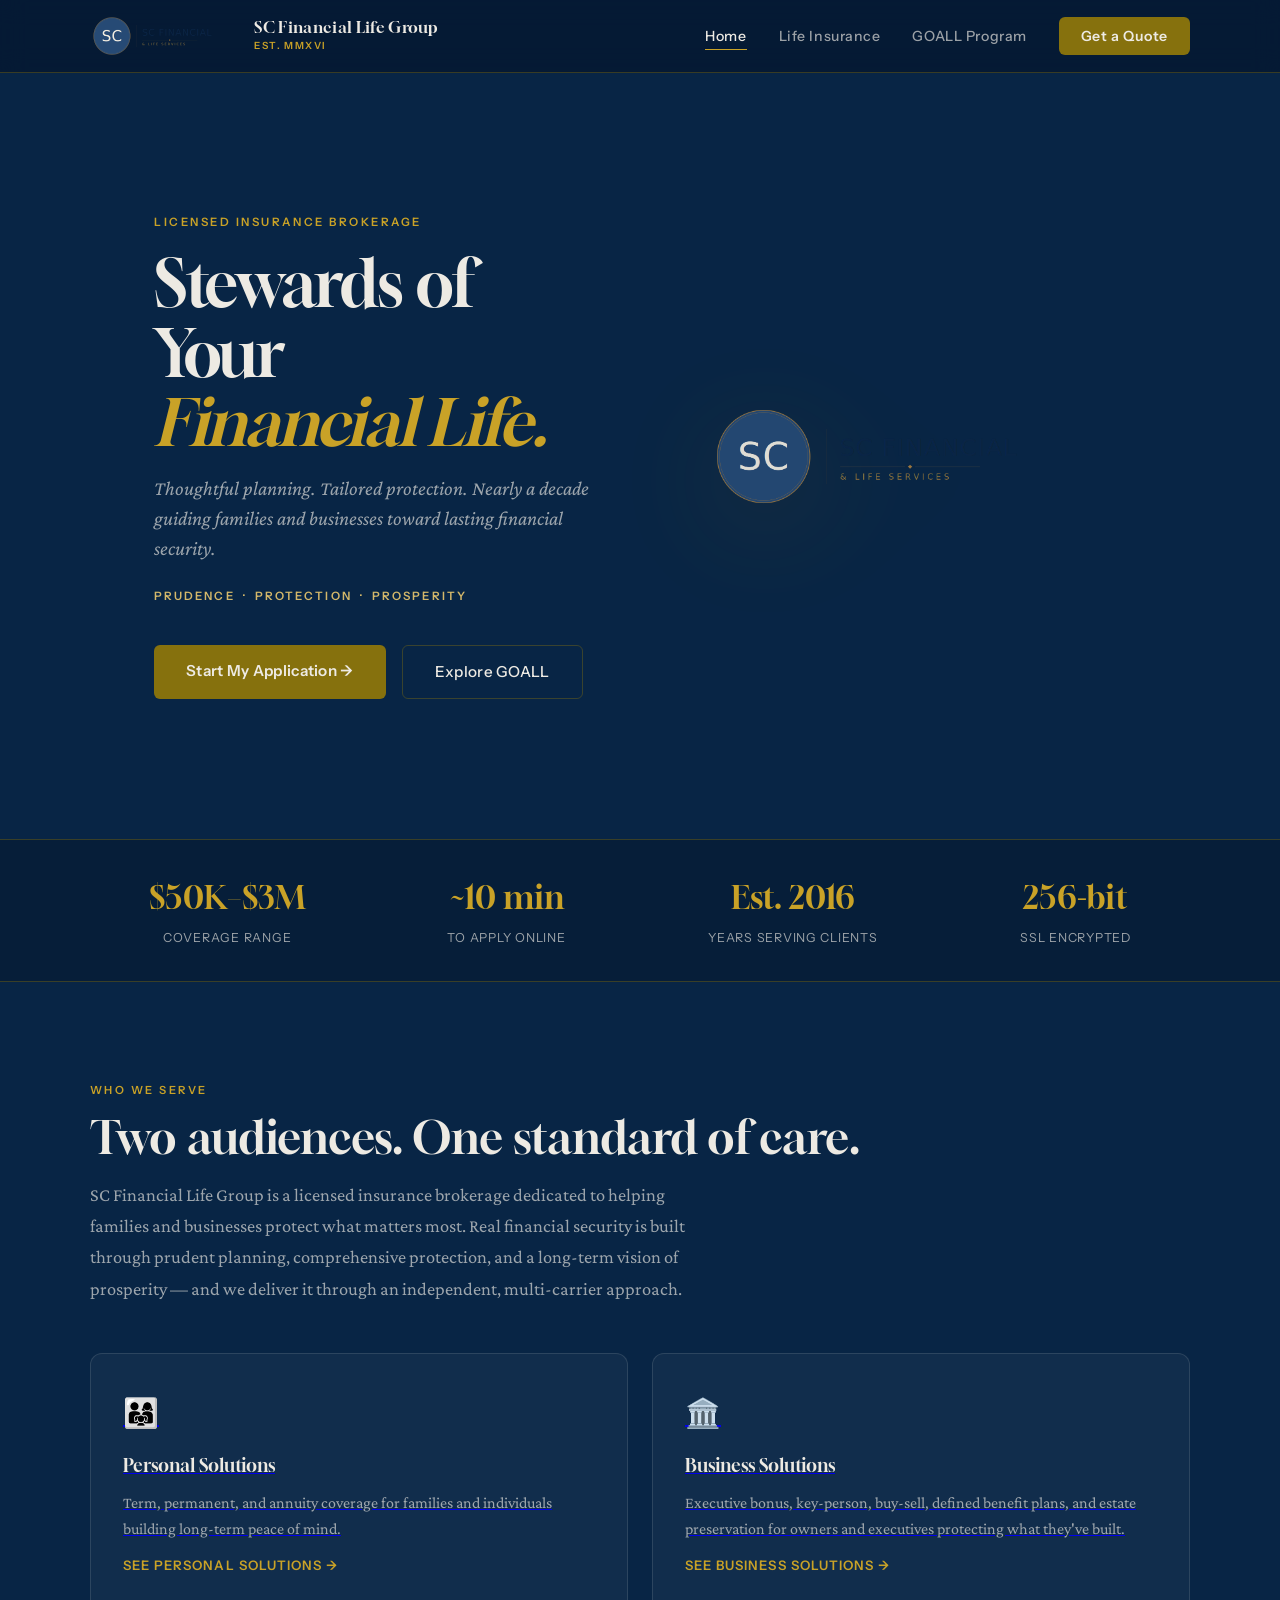
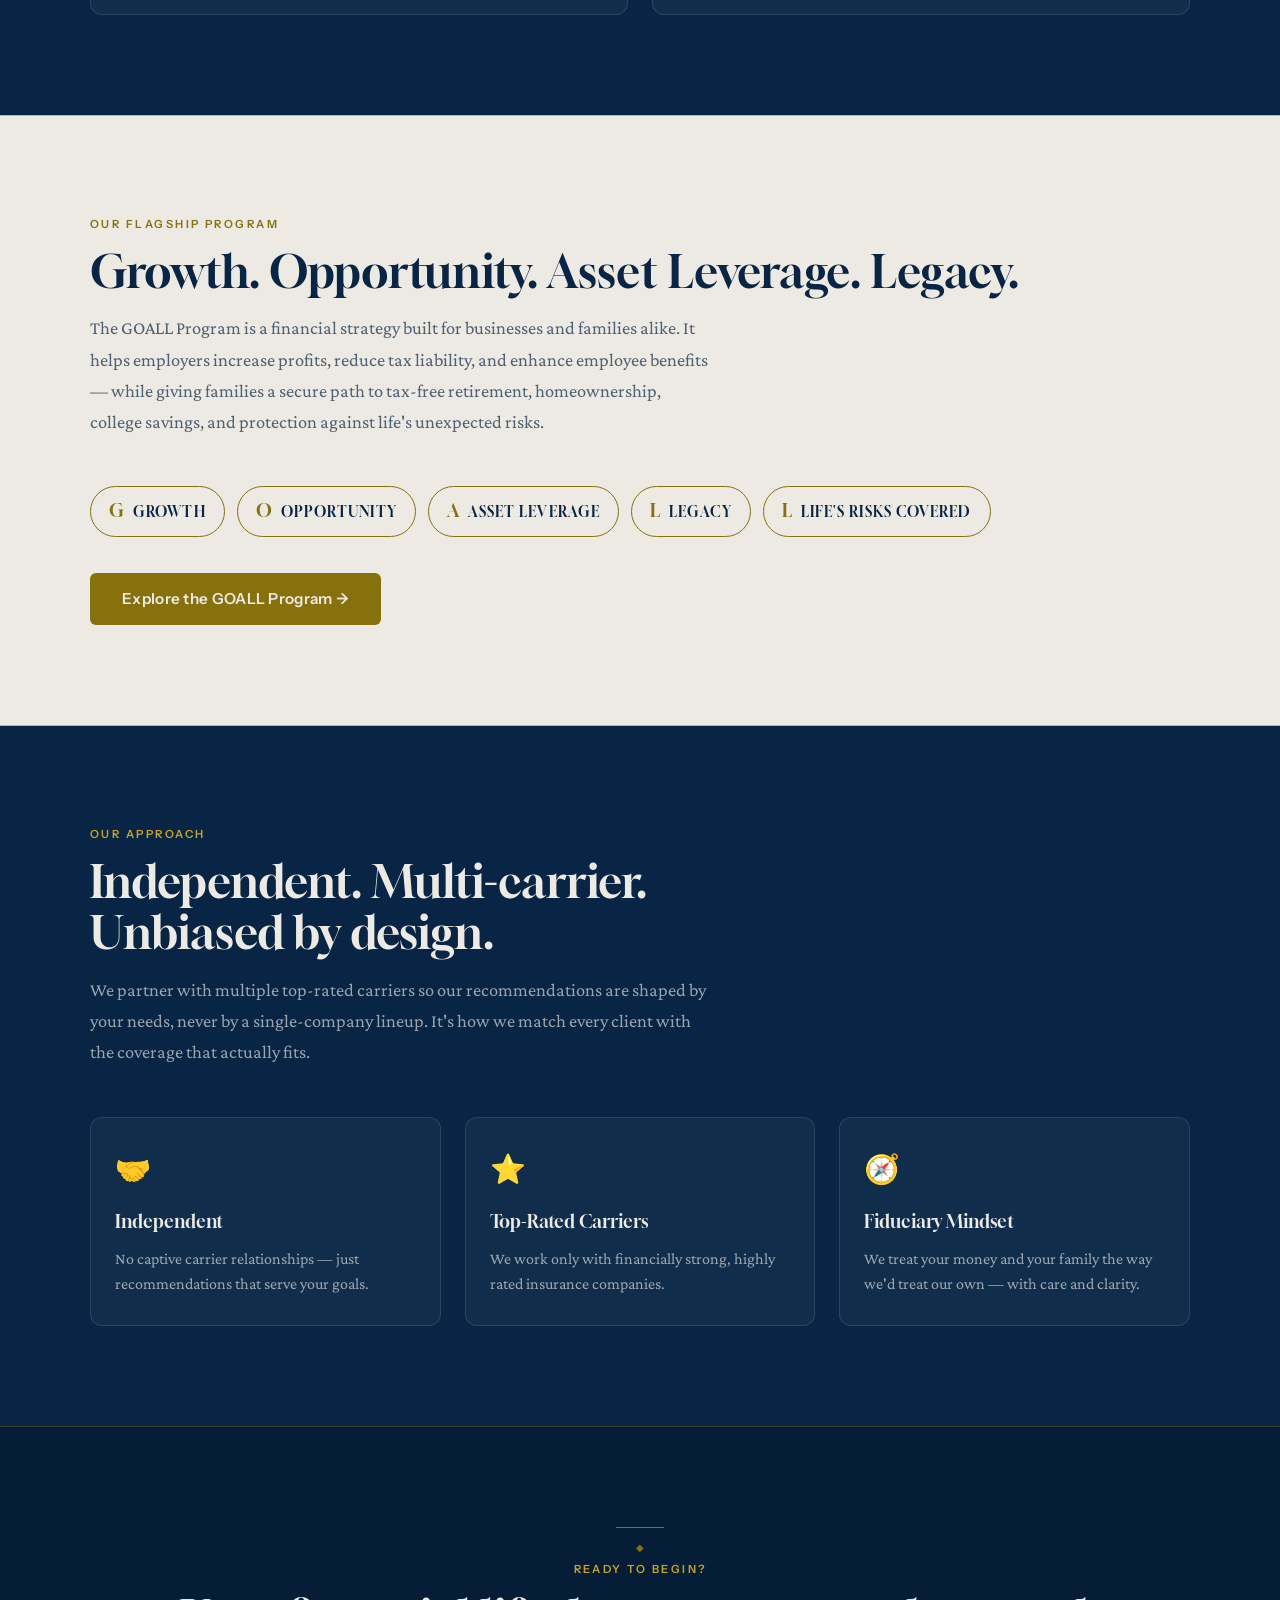
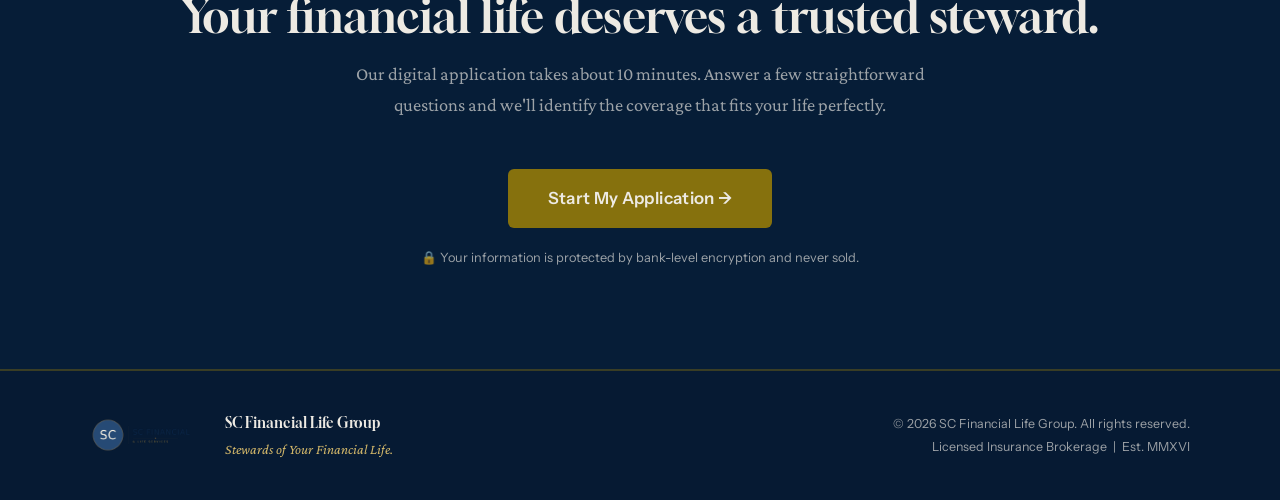
<file: index.html>
<!DOCTYPE html>
<html lang="en">
<head>
  <meta charset="UTF-8" />
  <meta name="viewport" content="width=device-width, initial-scale=1.0" />
  <title>SC Financial Life Group — Stewards of Your Financial Life</title>
  <meta name="description" content="SC Financial Life Group — Licensed insurance brokerage. Thoughtful planning, tailored protection, and the GOALL Program for families and businesses." />
  <link rel="icon" href="logo.png" type="image/png" />
  <link rel="preconnect" href="https://fonts.googleapis.com" />
  <link rel="preconnect" href="https://fonts.gstatic.com" crossorigin />
  <link href="https://fonts.googleapis.com/css2?family=Gloock&family=Crimson+Pro:ital,wght@0,400;0,600;1,400&family=Instrument+Sans:wght@400;500;600;700&display=swap" rel="stylesheet" />
  <link rel="stylesheet" href="styles.css" />
</head>
<body>

  <!-- NAV -->
  <nav>
    <div class="nav-inner">
      <a href="index.html" class="nav-brand">
        <img src="logo.png" alt="SC Financial Life Group" class="nav-logo" />
        <div class="nav-brand-text">
          <span class="nav-brand-name">SC Financial Life Group</span>
          <span class="nav-brand-sub">Est. MMXVI</span>
        </div>
      </a>
      <ul class="nav-links">
        <li><a href="index.html" aria-current="page">Home</a></li>
        <li><a href="life-insurance.html">Life Insurance</a></li>
        <li><a href="goall-program.html">GOALL Program</a></li>
        <li><a href="https://rush702.github.io/SC-Financial-Life-Group/" class="nav-cta">Get a Quote</a></li>
      </ul>
    </div>
  </nav>

  <!-- HERO -->
  <div class="hero">
    <div class="hero-content">
      <p class="hero-eyebrow">Licensed Insurance Brokerage</p>
      <h1>Stewards of Your<br /><em>Financial Life.</em></h1>
      <p class="hero-tagline">Thoughtful planning. Tailored protection. Nearly a decade guiding families and businesses toward lasting financial security.</p>
      <p class="hero-pillars">Prudence &nbsp;·&nbsp; Protection &nbsp;·&nbsp; Prosperity</p>
      <div class="hero-actions">
        <a href="https://rush702.github.io/SC-Financial-Life-Group/" class="btn-primary">Start My Application →</a>
        <a href="goall-program.html" class="btn-secondary">Explore GOALL</a>
      </div>
    </div>
    <div class="hero-seal">
      <img src="logo.png" alt="SC Financial Life Group Seal" />
    </div>
  </div>

  <!-- STATS -->
  <div class="stats-bar">
    <div class="stats-inner">
      <div class="stat-item">
        <span class="stat-num">$50K–$3M</span>
        <span class="stat-label">Coverage Range</span>
      </div>
      <div class="stat-item">
        <span class="stat-num">~10 min</span>
        <span class="stat-label">To Apply Online</span>
      </div>
      <div class="stat-item">
        <span class="stat-num">Est. 2016</span>
        <span class="stat-label">Years Serving Clients</span>
      </div>
      <div class="stat-item">
        <span class="stat-num">256-bit</span>
        <span class="stat-label">SSL Encrypted</span>
      </div>
    </div>
  </div>

  <!-- WHO WE SERVE -->
  <section id="about" class="dark-section">
    <div class="section-inner">
      <p class="section-eyebrow">Who We Serve</p>
      <h2 class="section-title">Two audiences. One standard of care.</h2>
      <p class="section-body">SC Financial Life Group is a licensed insurance brokerage dedicated to helping families and businesses protect what matters most. Real financial security is built through prudent planning, comprehensive protection, and a long-term vision of prosperity — and we deliver it through an independent, multi-carrier approach.</p>
      <div class="two-up">
        <a href="life-insurance.html#personal" class="feature-card feature-card-link">
          <div class="feature-icon">👨‍👩‍👧</div>
          <div class="feature-title">Personal Solutions</div>
          <p class="feature-desc">Term, permanent, and annuity coverage for families and individuals building long-term peace of mind.</p>
          <span class="feature-link">See Personal Solutions →</span>
        </a>
        <a href="life-insurance.html#business" class="feature-card feature-card-link">
          <div class="feature-icon">🏛️</div>
          <div class="feature-title">Business Solutions</div>
          <p class="feature-desc">Executive bonus, key-person, buy-sell, defined benefit plans, and estate preservation for owners and executives protecting what they've built.</p>
          <span class="feature-link">See Business Solutions →</span>
        </a>
      </div>
    </div>
  </section>

  <!-- GOALL FEATURED CALLOUT -->
  <section class="parchment-section" id="goall">
    <div class="section-inner">
      <p class="section-eyebrow">Our Flagship Program</p>
      <h2 class="section-title">Growth. Opportunity. Asset Leverage. Legacy.</h2>
      <p class="section-body">The GOALL Program is a financial strategy built for businesses and families alike. It helps employers increase profits, reduce tax liability, and enhance employee benefits — while giving families a secure path to tax-free retirement, homeownership, college savings, and protection against life's unexpected risks.</p>
      <div class="goall-letters">
        <span class="goall-chip"><strong>G</strong>Growth</span>
        <span class="goall-chip"><strong>O</strong>Opportunity</span>
        <span class="goall-chip"><strong>A</strong>Asset Leverage</span>
        <span class="goall-chip"><strong>L</strong>Legacy</span>
        <span class="goall-chip"><strong>L</strong>Life's Risks Covered</span>
      </div>
      <a href="goall-program.html" class="btn-primary">Explore the GOALL Program →</a>
    </div>
  </section>

  <!-- MULTI-CARRIER -->
  <section class="dark-section">
    <div class="section-inner">
      <p class="section-eyebrow">Our Approach</p>
      <h2 class="section-title">Independent. Multi-carrier.<br />Unbiased by design.</h2>
      <p class="section-body">We partner with multiple top-rated carriers so our recommendations are shaped by your needs, never by a single-company lineup. It's how we match every client with the coverage that actually fits.</p>
      <div class="features-grid features-grid--3">
        <div class="feature-card">
          <div class="feature-icon">🤝</div>
          <div class="feature-title">Independent</div>
          <p class="feature-desc">No captive carrier relationships — just recommendations that serve your goals.</p>
        </div>
        <div class="feature-card">
          <div class="feature-icon">⭐</div>
          <div class="feature-title">Top-Rated Carriers</div>
          <p class="feature-desc">We work only with financially strong, highly rated insurance companies.</p>
        </div>
        <div class="feature-card">
          <div class="feature-icon">🧭</div>
          <div class="feature-title">Fiduciary Mindset</div>
          <p class="feature-desc">We treat your money and your family the way we'd treat our own — with care and clarity.</p>
        </div>
      </div>
    </div>
  </section>

  <!-- CTA -->
  <section class="cta-section" id="process">
    <div class="section-inner" style="text-align:center">
      <div class="gold-divider"></div>
      <span class="diamond">◆</span>
      <p class="section-eyebrow" style="text-align:center">Ready to Begin?</p>
      <h2 class="section-title">Your financial life deserves a trusted steward.</h2>
      <p class="section-body">Our digital application takes about 10 minutes. Answer a few straightforward questions and we'll identify the coverage that fits your life perfectly.</p>
      <a href="https://rush702.github.io/SC-Financial-Life-Group/" class="btn-primary" style="font-size:1.05rem; padding:16px 40px;">Start My Application →</a>
      <p style="margin-top:20px; font-size:0.8rem; color:var(--text-muted);">🔒 Your information is protected by bank-level encryption and never sold.</p>
    </div>
  </section>

  <!-- FOOTER -->
  <footer>
    <div class="footer-inner">
      <div class="footer-brand">
        <img src="logo.png" alt="SC Financial Life Group" class="footer-logo" />
        <div>
          <div class="footer-brand-name">SC Financial Life Group</div>
          <div class="footer-tagline">Stewards of Your Financial Life.</div>
        </div>
      </div>
      <div class="footer-right">
        <div>© 2026 SC Financial Life Group. All rights reserved.</div>
        <div style="margin-top:4px;">Licensed Insurance Brokerage &nbsp;|&nbsp; Est. MMXVI</div>
      </div>
    </div>
  </footer>

</body>
</html>
</file>
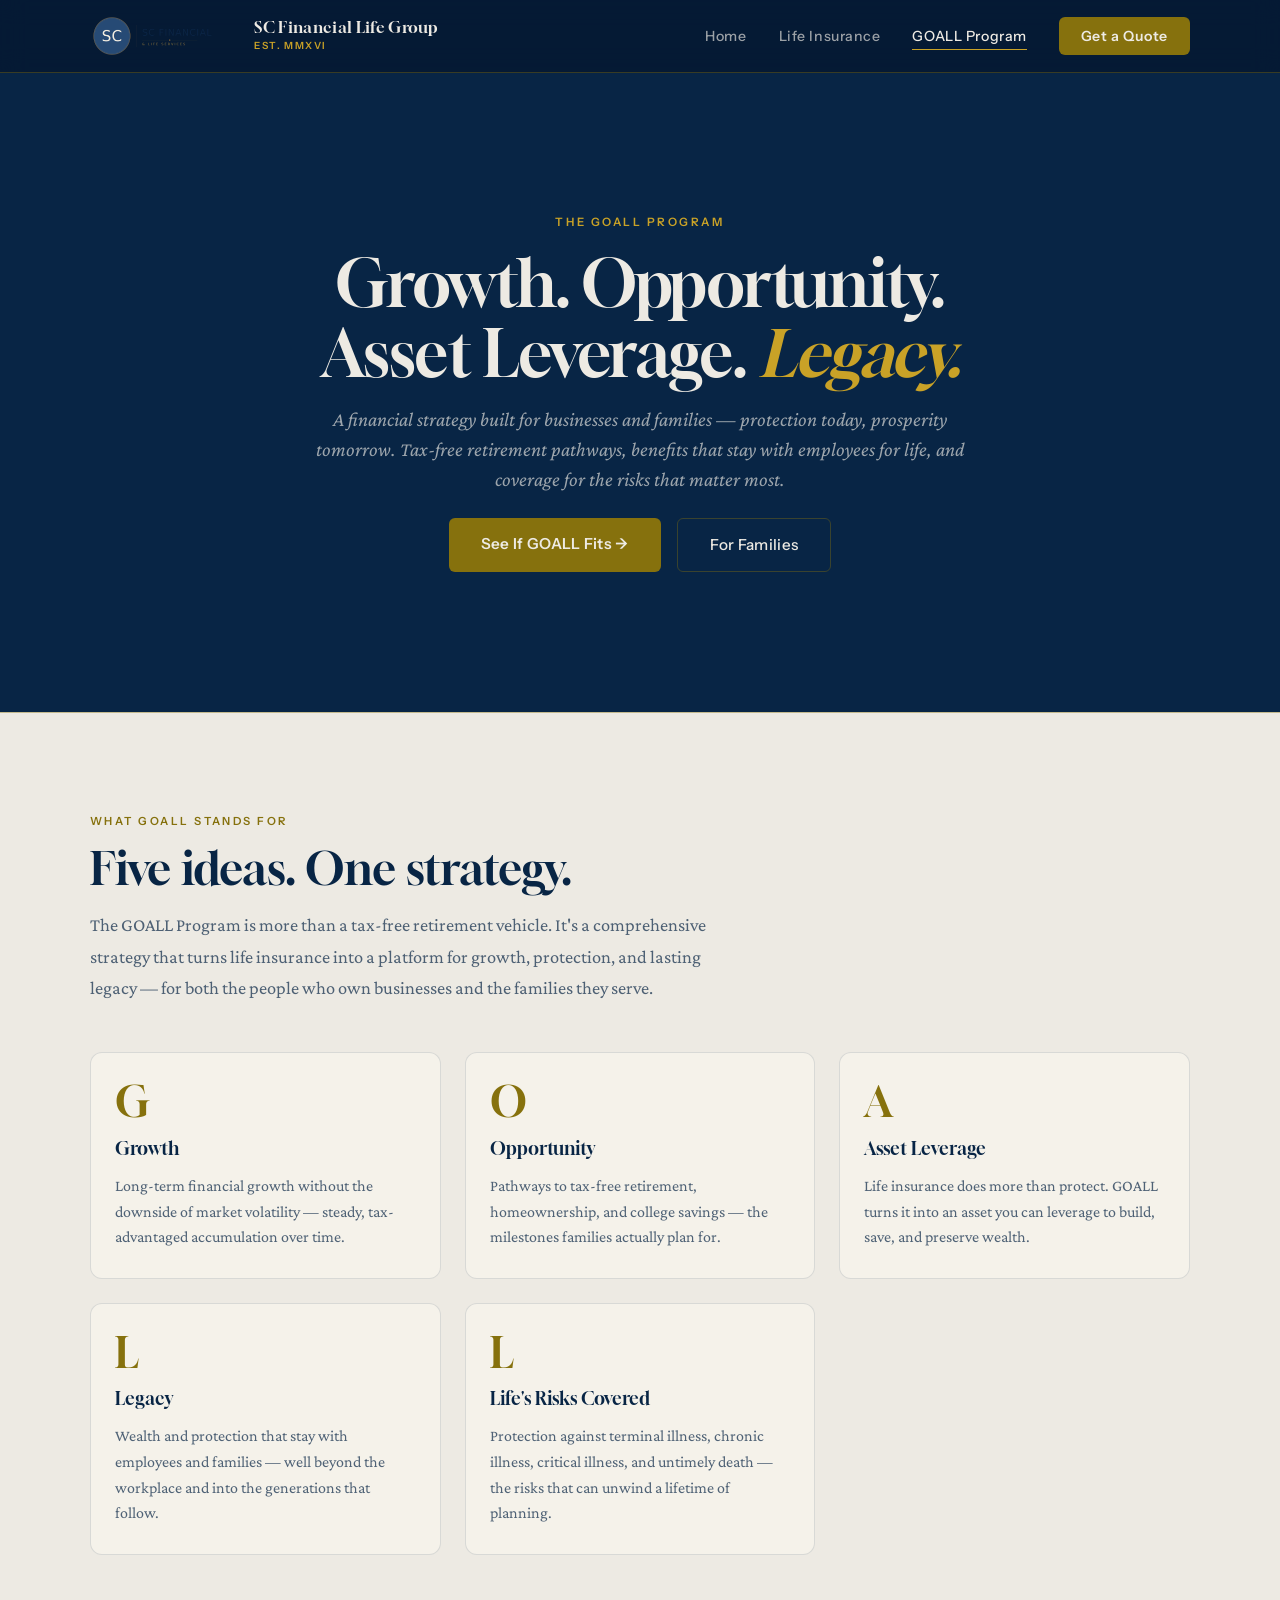
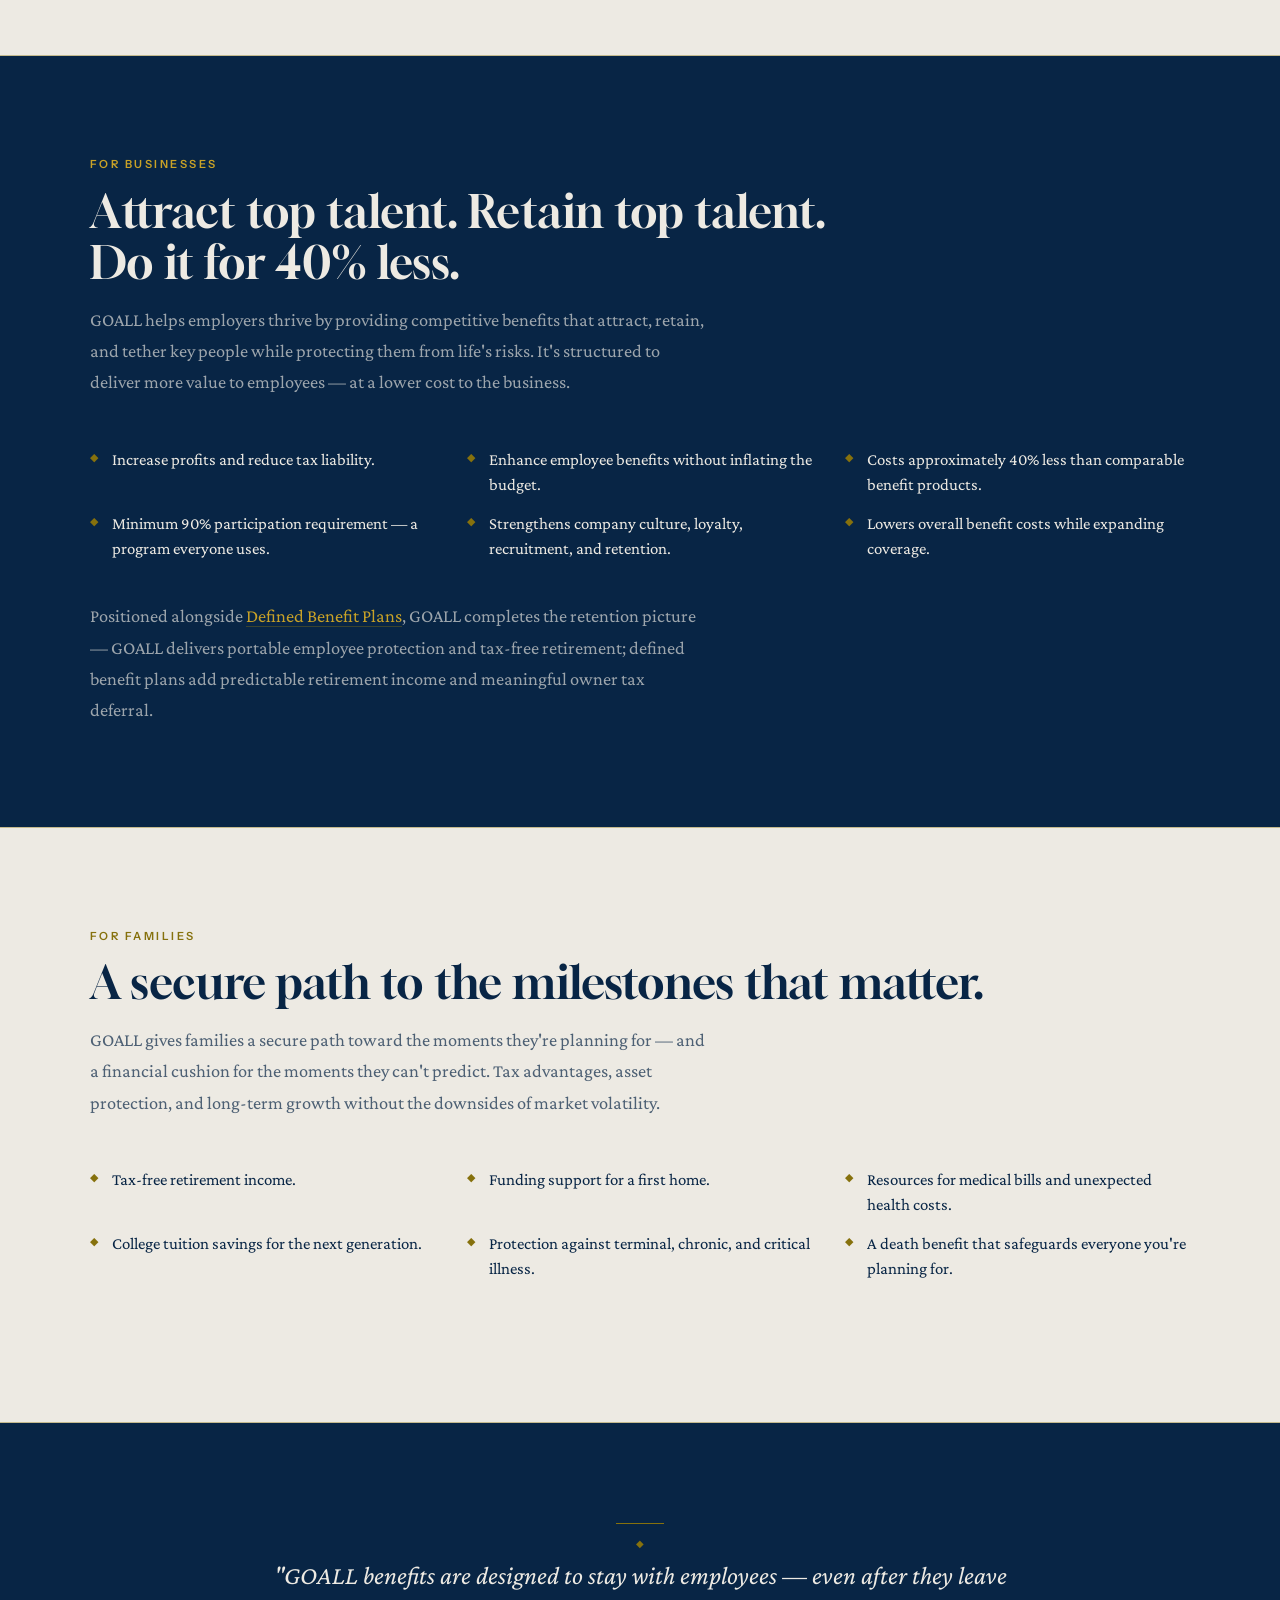
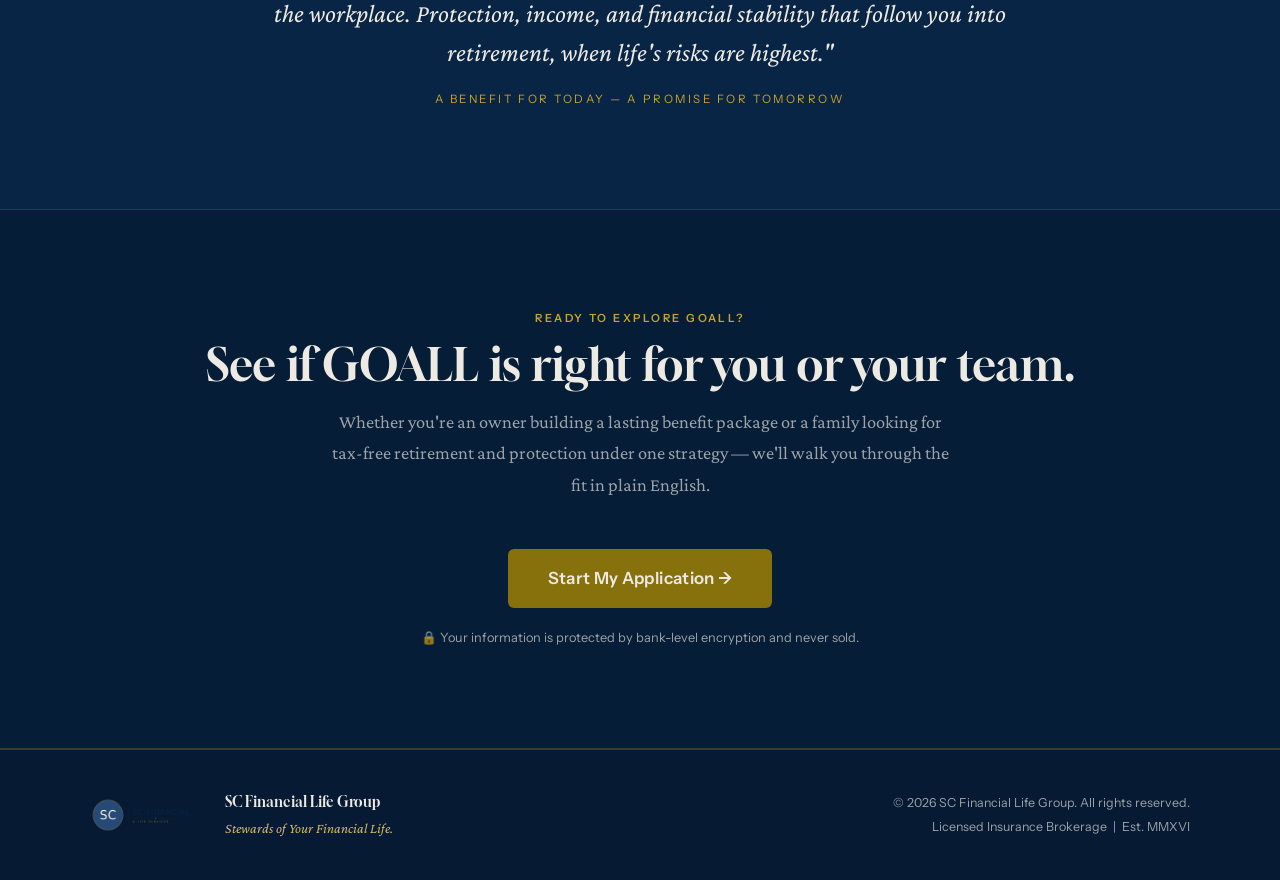
<file: goall-program.html>
<!DOCTYPE html>
<html lang="en">
<head>
  <meta charset="UTF-8" />
  <meta name="viewport" content="width=device-width, initial-scale=1.0" />
  <title>The GOALL Program — SC Financial Life Group</title>
  <meta name="description" content="The GOALL Program — Growth, Opportunity, Asset Leverage, Legacy. A financial strategy for businesses and families: tax-free retirement, employee benefits that travel, and protection against life's risks." />
  <link rel="icon" href="logo.png" type="image/png" />
  <link rel="preconnect" href="https://fonts.googleapis.com" />
  <link rel="preconnect" href="https://fonts.gstatic.com" crossorigin />
  <link href="https://fonts.googleapis.com/css2?family=Gloock&family=Crimson+Pro:ital,wght@0,400;0,600;1,400&family=Instrument+Sans:wght@400;500;600;700&display=swap" rel="stylesheet" />
  <link rel="stylesheet" href="styles.css" />
</head>
<body>

  <!-- NAV -->
  <nav>
    <div class="nav-inner">
      <a href="index.html" class="nav-brand">
        <img src="logo.png" alt="SC Financial Life Group" class="nav-logo" />
        <div class="nav-brand-text">
          <span class="nav-brand-name">SC Financial Life Group</span>
          <span class="nav-brand-sub">Est. MMXVI</span>
        </div>
      </a>
      <ul class="nav-links">
        <li><a href="index.html">Home</a></li>
        <li><a href="life-insurance.html">Life Insurance</a></li>
        <li><a href="goall-program.html" aria-current="page">GOALL Program</a></li>
        <li><a href="https://rush702.github.io/SC-Financial-Life-Group/" class="nav-cta">Get a Quote</a></li>
      </ul>
    </div>
  </nav>

  <!-- HERO -->
  <div class="hero hero--single">
    <div class="hero-content">
      <p class="hero-eyebrow">The GOALL Program</p>
      <h1>Growth. Opportunity.<br />Asset Leverage. <em>Legacy.</em></h1>
      <p class="hero-tagline">A financial strategy built for businesses and families — protection today, prosperity tomorrow. Tax-free retirement pathways, benefits that stay with employees for life, and coverage for the risks that matter most.</p>
      <div class="hero-actions">
        <a href="https://rush702.github.io/SC-Financial-Life-Group/" class="btn-primary">See If GOALL Fits →</a>
        <a href="#families" class="btn-secondary">For Families</a>
      </div>
    </div>
  </div>

  <!-- WHAT GOALL STANDS FOR -->
  <section class="parchment-section" id="acronym">
    <div class="section-inner">
      <p class="section-eyebrow">What GOALL Stands For</p>
      <h2 class="section-title">Five ideas. One strategy.</h2>
      <p class="section-body">The GOALL Program is more than a tax-free retirement vehicle. It's a comprehensive strategy that turns life insurance into a platform for growth, protection, and lasting legacy — for both the people who own businesses and the families they serve.</p>
      <div class="features-grid">
        <div class="feature-card">
          <span class="feature-letter">G</span>
          <div class="feature-title">Growth</div>
          <p class="feature-desc">Long-term financial growth without the downside of market volatility — steady, tax-advantaged accumulation over time.</p>
        </div>
        <div class="feature-card">
          <span class="feature-letter">O</span>
          <div class="feature-title">Opportunity</div>
          <p class="feature-desc">Pathways to tax-free retirement, homeownership, and college savings — the milestones families actually plan for.</p>
        </div>
        <div class="feature-card">
          <span class="feature-letter">A</span>
          <div class="feature-title">Asset Leverage</div>
          <p class="feature-desc">Life insurance does more than protect. GOALL turns it into an asset you can leverage to build, save, and preserve wealth.</p>
        </div>
        <div class="feature-card">
          <span class="feature-letter">L</span>
          <div class="feature-title">Legacy</div>
          <p class="feature-desc">Wealth and protection that stay with employees and families — well beyond the workplace and into the generations that follow.</p>
        </div>
        <div class="feature-card">
          <span class="feature-letter">L</span>
          <div class="feature-title">Life's Risks Covered</div>
          <p class="feature-desc">Protection against terminal illness, chronic illness, critical illness, and untimely death — the risks that can unwind a lifetime of planning.</p>
        </div>
      </div>
    </div>
  </section>

  <!-- FOR BUSINESSES -->
  <section id="businesses" class="dark-section">
    <div class="section-inner">
      <p class="section-eyebrow">For Businesses</p>
      <h2 class="section-title">Attract top talent. Retain top talent.<br />Do it for 40% less.</h2>
      <p class="section-body">GOALL helps employers thrive by providing competitive benefits that attract, retain, and tether key people while protecting them from life's risks. It's structured to deliver more value to employees — at a lower cost to the business.</p>
      <ul class="value-list">
        <li>Increase profits and reduce tax liability.</li>
        <li>Enhance employee benefits without inflating the budget.</li>
        <li>Costs approximately 40% less than comparable benefit products.</li>
        <li>Minimum 90% participation requirement — a program everyone uses.</li>
        <li>Strengthens company culture, loyalty, recruitment, and retention.</li>
        <li>Lowers overall benefit costs while expanding coverage.</li>
      </ul>
      <p class="section-body" style="margin-bottom:0;">Positioned alongside <a href="life-insurance.html#business" style="color:var(--gold-light); text-decoration:none; border-bottom:1px solid var(--border-gold);">Defined Benefit Plans</a>, GOALL completes the retention picture — GOALL delivers portable employee protection and tax-free retirement; defined benefit plans add predictable retirement income and meaningful owner tax deferral.</p>
    </div>
  </section>

  <!-- FOR FAMILIES -->
  <section id="families" class="parchment-section">
    <div class="section-inner">
      <p class="section-eyebrow">For Families</p>
      <h2 class="section-title">A secure path to the milestones that matter.</h2>
      <p class="section-body">GOALL gives families a secure path toward the moments they're planning for — and a financial cushion for the moments they can't predict. Tax advantages, asset protection, and long-term growth without the downsides of market volatility.</p>
      <ul class="value-list">
        <li>Tax-free retirement income.</li>
        <li>Funding support for a first home.</li>
        <li>Resources for medical bills and unexpected health costs.</li>
        <li>College tuition savings for the next generation.</li>
        <li>Protection against terminal, chronic, and critical illness.</li>
        <li>A death benefit that safeguards everyone you're planning for.</li>
      </ul>
    </div>
  </section>

  <!-- PORTABILITY CALLOUT -->
  <section class="dark-section">
    <div class="section-inner pullquote">
      <div class="gold-divider"></div>
      <span class="diamond">◆</span>
      <p>"GOALL benefits are designed to stay with employees — even after they leave the workplace. Protection, income, and financial stability that follow you into retirement, when life's risks are highest."</p>
      <div class="attrib">A benefit for today — a promise for tomorrow</div>
    </div>
  </section>

  <!-- CTA -->
  <section class="cta-section">
    <div class="section-inner" style="text-align:center">
      <p class="section-eyebrow" style="text-align:center">Ready to explore GOALL?</p>
      <h2 class="section-title">See if GOALL is right for you or your team.</h2>
      <p class="section-body">Whether you're an owner building a lasting benefit package or a family looking for tax-free retirement and protection under one strategy — we'll walk you through the fit in plain English.</p>
      <a href="https://rush702.github.io/SC-Financial-Life-Group/" class="btn-primary" style="font-size:1.05rem; padding:16px 40px;">Start My Application →</a>
      <p style="margin-top:20px; font-size:0.8rem; color:var(--text-muted);">🔒 Your information is protected by bank-level encryption and never sold.</p>
    </div>
  </section>

  <!-- FOOTER -->
  <footer>
    <div class="footer-inner">
      <div class="footer-brand">
        <img src="logo.png" alt="SC Financial Life Group" class="footer-logo" />
        <div>
          <div class="footer-brand-name">SC Financial Life Group</div>
          <div class="footer-tagline">Stewards of Your Financial Life.</div>
        </div>
      </div>
      <div class="footer-right">
        <div>© 2026 SC Financial Life Group. All rights reserved.</div>
        <div style="margin-top:4px;">Licensed Insurance Brokerage &nbsp;|&nbsp; Est. MMXVI</div>
      </div>
    </div>
  </footer>

</body>
</html>
</file>
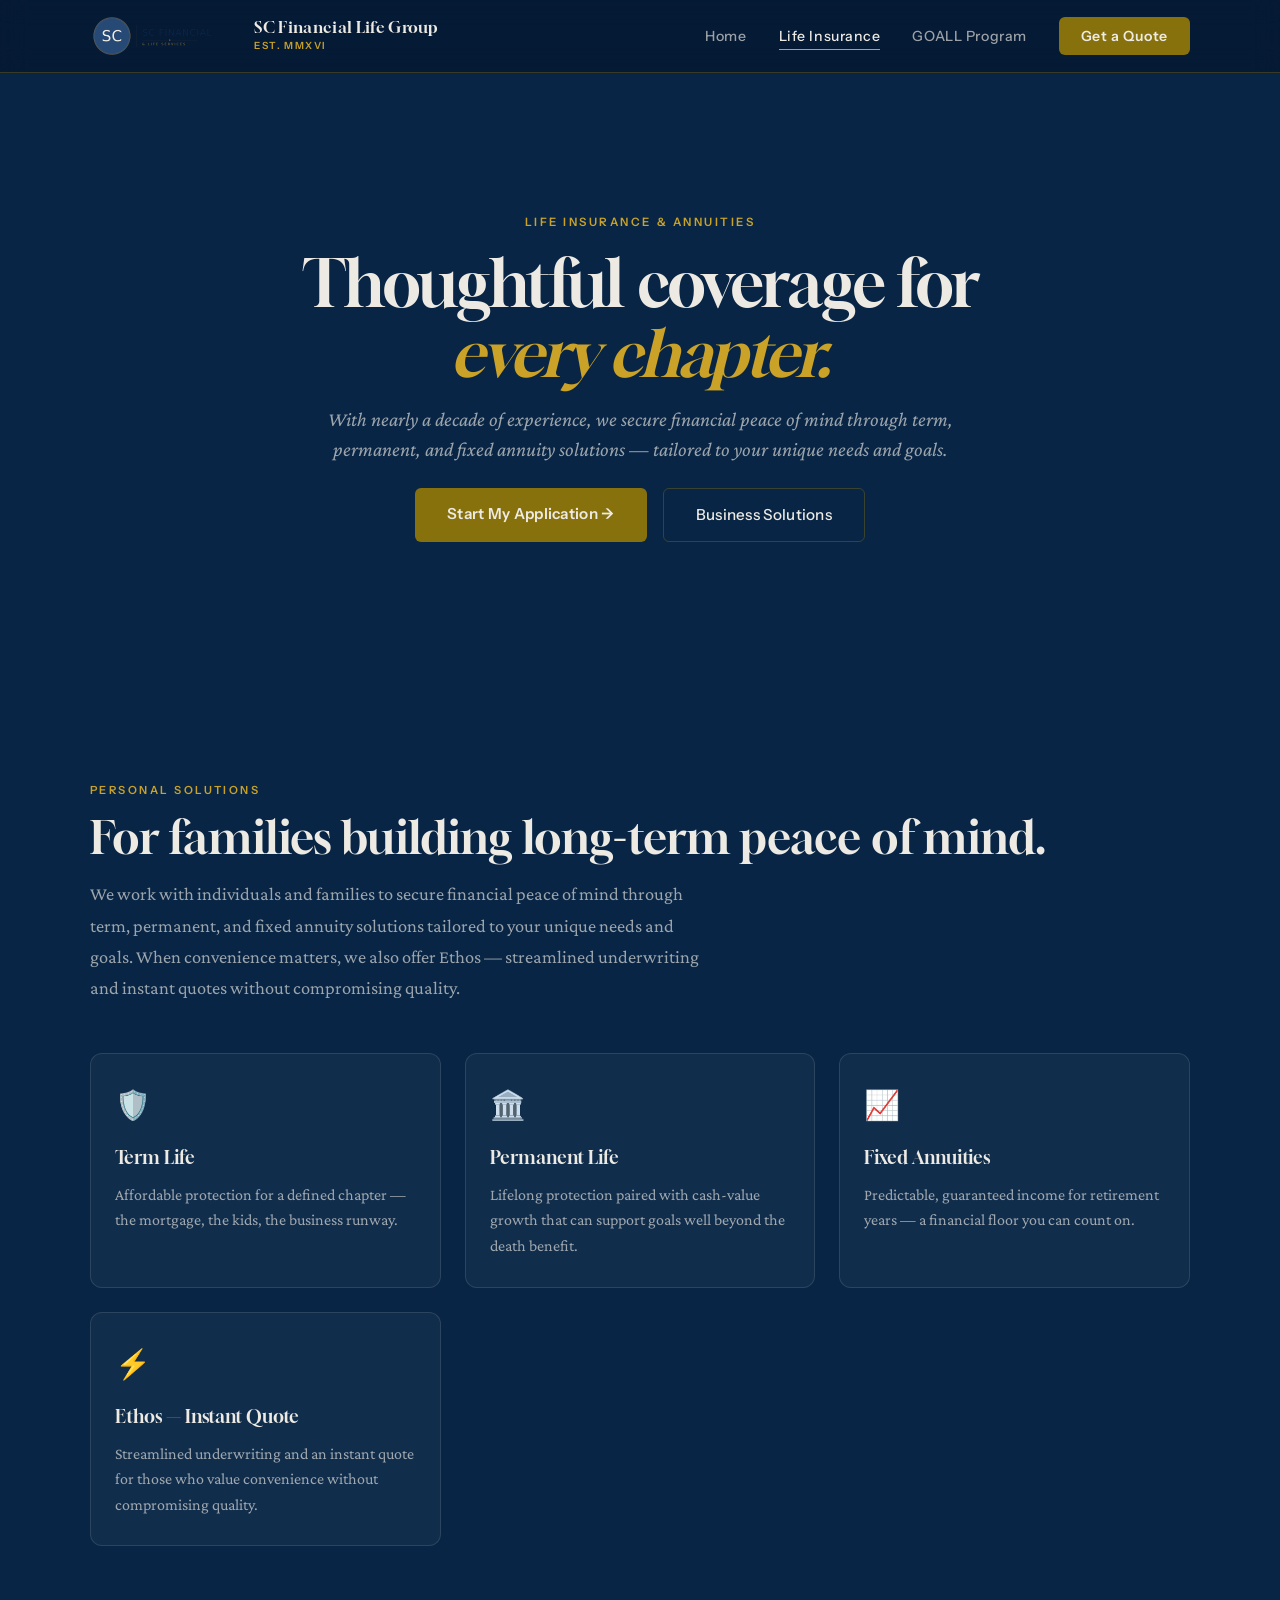
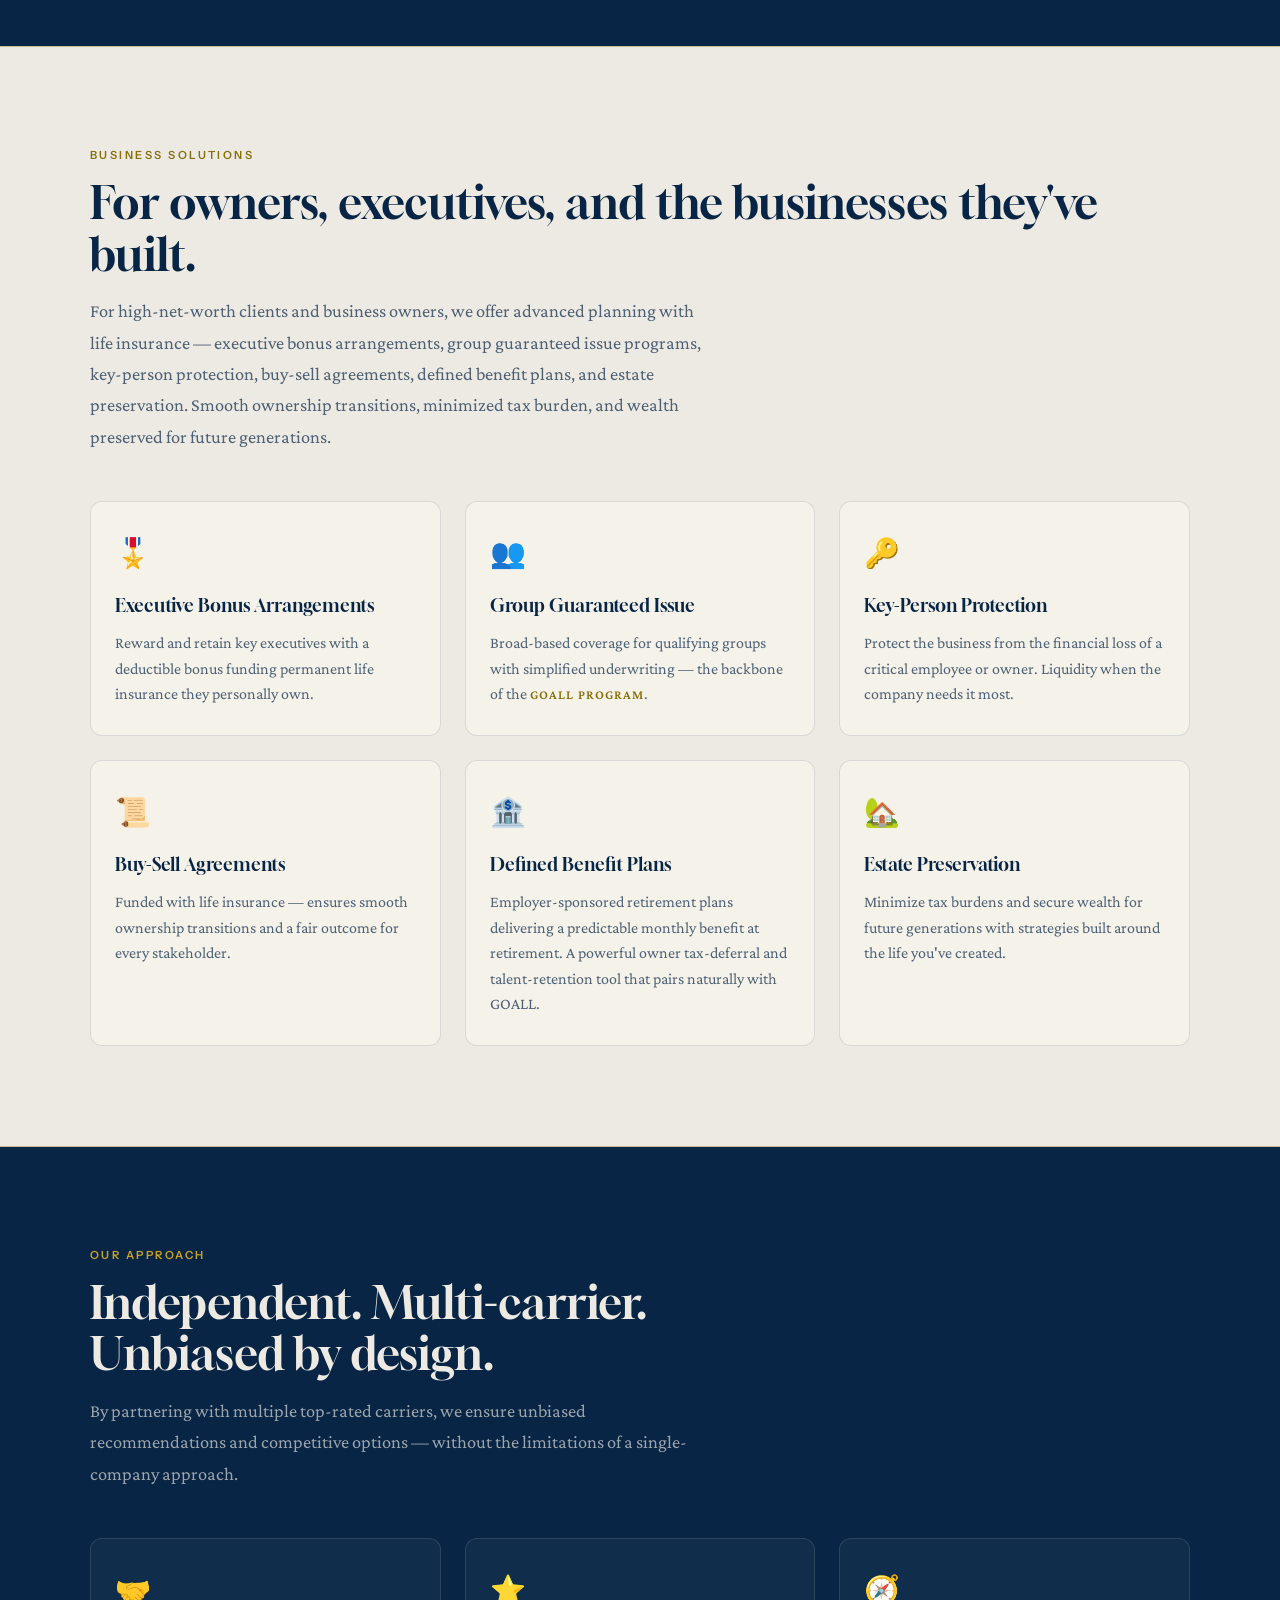
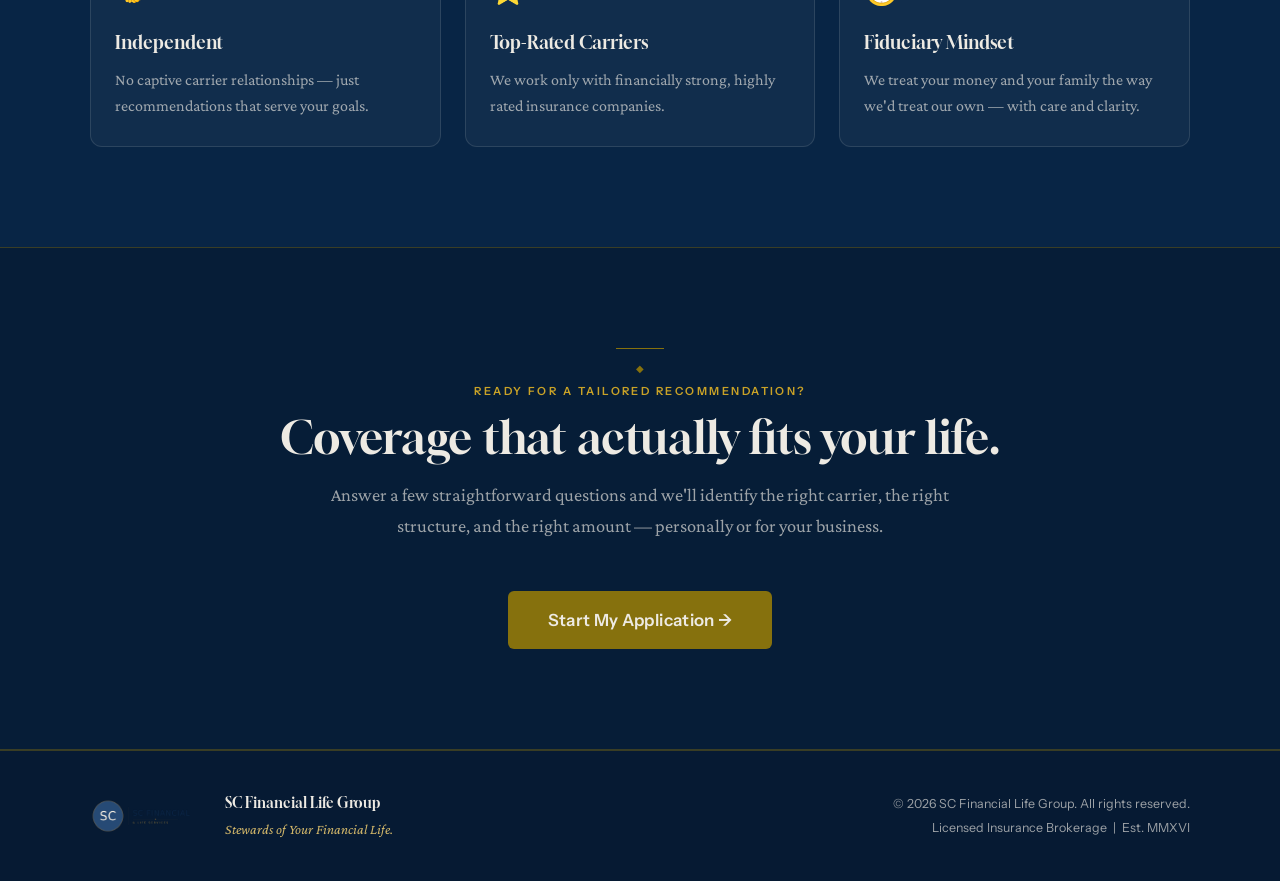
<file: life-insurance.html>
<!DOCTYPE html>
<html lang="en">
<head>
  <meta charset="UTF-8" />
  <meta name="viewport" content="width=device-width, initial-scale=1.0" />
  <title>Life Insurance & Annuities — SC Financial Life Group</title>
  <meta name="description" content="Personal and business life insurance, annuities, and advanced planning from SC Financial Life Group. Term, permanent, executive bonus, key-person, buy-sell, defined benefit plans, and estate preservation." />
  <link rel="icon" href="logo.png" type="image/png" />
  <link rel="preconnect" href="https://fonts.googleapis.com" />
  <link rel="preconnect" href="https://fonts.gstatic.com" crossorigin />
  <link href="https://fonts.googleapis.com/css2?family=Gloock&family=Crimson+Pro:ital,wght@0,400;0,600;1,400&family=Instrument+Sans:wght@400;500;600;700&display=swap" rel="stylesheet" />
  <link rel="stylesheet" href="styles.css" />
</head>
<body>

  <!-- NAV -->
  <nav>
    <div class="nav-inner">
      <a href="index.html" class="nav-brand">
        <img src="logo.png" alt="SC Financial Life Group" class="nav-logo" />
        <div class="nav-brand-text">
          <span class="nav-brand-name">SC Financial Life Group</span>
          <span class="nav-brand-sub">Est. MMXVI</span>
        </div>
      </a>
      <ul class="nav-links">
        <li><a href="index.html">Home</a></li>
        <li><a href="life-insurance.html" aria-current="page">Life Insurance</a></li>
        <li><a href="goall-program.html">GOALL Program</a></li>
        <li><a href="https://rush702.github.io/SC-Financial-Life-Group/" class="nav-cta">Get a Quote</a></li>
      </ul>
    </div>
  </nav>

  <!-- HERO -->
  <div class="hero hero--single">
    <div class="hero-content">
      <p class="hero-eyebrow">Life Insurance &amp; Annuities</p>
      <h1>Thoughtful coverage for<br /><em>every chapter.</em></h1>
      <p class="hero-tagline">With nearly a decade of experience, we secure financial peace of mind through term, permanent, and fixed annuity solutions — tailored to your unique needs and goals.</p>
      <div class="hero-actions">
        <a href="https://rush702.github.io/SC-Financial-Life-Group/" class="btn-primary">Start My Application →</a>
        <a href="#business" class="btn-secondary">Business Solutions</a>
      </div>
    </div>
  </div>

  <!-- PERSONAL SOLUTIONS -->
  <section id="personal" class="dark-section">
    <div class="section-inner">
      <p class="section-eyebrow">Personal Solutions</p>
      <h2 class="section-title">For families building long-term peace of mind.</h2>
      <p class="section-body">We work with individuals and families to secure financial peace of mind through term, permanent, and fixed annuity solutions tailored to your unique needs and goals. When convenience matters, we also offer Ethos — streamlined underwriting and instant quotes without compromising quality.</p>
      <div class="features-grid">
        <div class="feature-card">
          <div class="feature-icon">🛡️</div>
          <div class="feature-title">Term Life</div>
          <p class="feature-desc">Affordable protection for a defined chapter — the mortgage, the kids, the business runway.</p>
        </div>
        <div class="feature-card">
          <div class="feature-icon">🏛️</div>
          <div class="feature-title">Permanent Life</div>
          <p class="feature-desc">Lifelong protection paired with cash-value growth that can support goals well beyond the death benefit.</p>
        </div>
        <div class="feature-card">
          <div class="feature-icon">📈</div>
          <div class="feature-title">Fixed Annuities</div>
          <p class="feature-desc">Predictable, guaranteed income for retirement years — a financial floor you can count on.</p>
        </div>
        <div class="feature-card">
          <div class="feature-icon">⚡</div>
          <div class="feature-title">Ethos — Instant Quote</div>
          <p class="feature-desc">Streamlined underwriting and an instant quote for those who value convenience without compromising quality.</p>
        </div>
      </div>
    </div>
  </section>

  <!-- BUSINESS SOLUTIONS -->
  <section id="business" class="parchment-section">
    <div class="section-inner">
      <p class="section-eyebrow">Business Solutions</p>
      <h2 class="section-title">For owners, executives, and the businesses they've built.</h2>
      <p class="section-body">For high-net-worth clients and business owners, we offer advanced planning with life insurance — executive bonus arrangements, group guaranteed issue programs, key-person protection, buy-sell agreements, defined benefit plans, and estate preservation. Smooth ownership transitions, minimized tax burden, and wealth preserved for future generations.</p>
      <div class="features-grid">
        <div class="feature-card">
          <div class="feature-icon">🎖️</div>
          <div class="feature-title">Executive Bonus Arrangements</div>
          <p class="feature-desc">Reward and retain key executives with a deductible bonus funding permanent life insurance they personally own.</p>
        </div>
        <div class="feature-card">
          <div class="feature-icon">👥</div>
          <div class="feature-title">Group Guaranteed Issue</div>
          <p class="feature-desc">Broad-based coverage for qualifying groups with simplified underwriting — the backbone of the <a href="goall-program.html" class="feature-link" style="display:inline;">GOALL Program</a>.</p>
        </div>
        <div class="feature-card">
          <div class="feature-icon">🔑</div>
          <div class="feature-title">Key-Person Protection</div>
          <p class="feature-desc">Protect the business from the financial loss of a critical employee or owner. Liquidity when the company needs it most.</p>
        </div>
        <div class="feature-card">
          <div class="feature-icon">📜</div>
          <div class="feature-title">Buy-Sell Agreements</div>
          <p class="feature-desc">Funded with life insurance — ensures smooth ownership transitions and a fair outcome for every stakeholder.</p>
        </div>
        <div class="feature-card">
          <div class="feature-icon">🏦</div>
          <div class="feature-title">Defined Benefit Plans</div>
          <p class="feature-desc">Employer-sponsored retirement plans delivering a predictable monthly benefit at retirement. A powerful owner tax-deferral and talent-retention tool that pairs naturally with GOALL.</p>
        </div>
        <div class="feature-card">
          <div class="feature-icon">🏡</div>
          <div class="feature-title">Estate Preservation</div>
          <p class="feature-desc">Minimize tax burdens and secure wealth for future generations with strategies built around the life you've created.</p>
        </div>
      </div>
    </div>
  </section>

  <!-- MULTI-CARRIER -->
  <section class="dark-section">
    <div class="section-inner">
      <p class="section-eyebrow">Our Approach</p>
      <h2 class="section-title">Independent. Multi-carrier.<br />Unbiased by design.</h2>
      <p class="section-body">By partnering with multiple top-rated carriers, we ensure unbiased recommendations and competitive options — without the limitations of a single-company approach.</p>
      <div class="features-grid features-grid--3">
        <div class="feature-card">
          <div class="feature-icon">🤝</div>
          <div class="feature-title">Independent</div>
          <p class="feature-desc">No captive carrier relationships — just recommendations that serve your goals.</p>
        </div>
        <div class="feature-card">
          <div class="feature-icon">⭐</div>
          <div class="feature-title">Top-Rated Carriers</div>
          <p class="feature-desc">We work only with financially strong, highly rated insurance companies.</p>
        </div>
        <div class="feature-card">
          <div class="feature-icon">🧭</div>
          <div class="feature-title">Fiduciary Mindset</div>
          <p class="feature-desc">We treat your money and your family the way we'd treat our own — with care and clarity.</p>
        </div>
      </div>
    </div>
  </section>

  <!-- CTA -->
  <section class="cta-section">
    <div class="section-inner" style="text-align:center">
      <div class="gold-divider"></div>
      <span class="diamond">◆</span>
      <p class="section-eyebrow" style="text-align:center">Ready for a tailored recommendation?</p>
      <h2 class="section-title">Coverage that actually fits your life.</h2>
      <p class="section-body">Answer a few straightforward questions and we'll identify the right carrier, the right structure, and the right amount — personally or for your business.</p>
      <a href="https://rush702.github.io/SC-Financial-Life-Group/" class="btn-primary" style="font-size:1.05rem; padding:16px 40px;">Start My Application →</a>
    </div>
  </section>

  <!-- FOOTER -->
  <footer>
    <div class="footer-inner">
      <div class="footer-brand">
        <img src="logo.png" alt="SC Financial Life Group" class="footer-logo" />
        <div>
          <div class="footer-brand-name">SC Financial Life Group</div>
          <div class="footer-tagline">Stewards of Your Financial Life.</div>
        </div>
      </div>
      <div class="footer-right">
        <div>© 2026 SC Financial Life Group. All rights reserved.</div>
        <div style="margin-top:4px;">Licensed Insurance Brokerage &nbsp;|&nbsp; Est. MMXVI</div>
      </div>
    </div>
  </footer>

</body>
</html>
</file>
<file: styles.css>
*, *::before, *::after { box-sizing: border-box; margin: 0; padding: 0; }

:root {
  --midnight: #082545;
  --midnight-deep: #061a33;
  --gold: #86710D;
  --gold-light: #c9a227;
  --gold-pale: #d4b86a;
  --parchment: #EDEAE3;
  --parchment-warm: #f5f2ea;
  --text: #EDEAE3;
  --text-muted: rgba(237,234,227,0.65);
  --border: rgba(237,234,227,0.12);
  --border-gold: rgba(134,113,13,0.4);
  --ink: #082545;
  --ink-muted: rgba(8,37,69,0.7);
  --ink-border: rgba(8,37,69,0.12);
}

html { scroll-behavior: smooth; }

body {
  font-family: 'Instrument Sans', -apple-system, sans-serif;
  background-color: var(--midnight);
  color: var(--text);
  line-height: 1.6;
  overflow-x: hidden;
}

/* ── NAV ── */
nav {
  position: sticky;
  top: 0;
  z-index: 100;
  background: rgba(6,26,51,0.92);
  backdrop-filter: blur(12px);
  border-bottom: 1px solid var(--border-gold);
  padding: 0 clamp(20px, 5vw, 80px);
}
.nav-inner {
  max-width: 1100px;
  margin: 0 auto;
  display: flex;
  align-items: center;
  justify-content: space-between;
  height: 72px;
}
.nav-brand {
  display: flex;
  align-items: center;
  gap: 14px;
  text-decoration: none;
}
.nav-logo {
  height: 44px;
  width: auto;
}
.nav-brand-text {
  display: flex;
  flex-direction: column;
}
.nav-brand-name {
  font-family: 'Gloock', Georgia, serif;
  font-size: 1rem;
  font-weight: 400;
  color: var(--parchment);
  line-height: 1.2;
  letter-spacing: 0.02em;
}
.nav-brand-sub {
  font-size: 0.62rem;
  font-weight: 600;
  color: var(--gold-light);
  letter-spacing: 0.14em;
  text-transform: uppercase;
}
.nav-links {
  display: flex;
  align-items: center;
  gap: 32px;
  list-style: none;
}
.nav-links a {
  color: var(--text-muted);
  text-decoration: none;
  font-size: 0.88rem;
  font-weight: 500;
  letter-spacing: 0.04em;
  transition: color 0.2s;
}
.nav-links a:hover { color: var(--parchment); }
.nav-links a[aria-current="page"] {
  color: var(--parchment);
  border-bottom: 1px solid var(--gold-light);
  padding-bottom: 4px;
}
.nav-cta {
  background: var(--gold);
  color: var(--parchment) !important;
  padding: 10px 22px;
  border-radius: 6px;
  font-weight: 600 !important;
  transition: background 0.2s !important;
}
.nav-cta:hover { background: var(--gold-light) !important; color: var(--midnight) !important; }
.nav-cta[aria-current="page"] { border-bottom: none; }

/* ── HERO ── */
.hero {
  padding: clamp(80px, 12vw, 140px) clamp(20px, 5vw, 80px);
  max-width: 1100px;
  margin: 0 auto;
  display: grid;
  grid-template-columns: 1fr 1fr;
  gap: 60px;
  align-items: center;
}
.hero--single {
  grid-template-columns: 1fr;
  text-align: center;
  max-width: 820px;
}
.hero--single .hero-actions { justify-content: center; }
.hero-eyebrow {
  font-size: 0.72rem;
  font-weight: 600;
  color: var(--gold-light);
  letter-spacing: 0.22em;
  text-transform: uppercase;
  margin-bottom: 18px;
}
.hero h1 {
  font-family: 'Gloock', Georgia, serif;
  font-size: clamp(2.6rem, 5vw, 4.2rem);
  font-weight: 400;
  line-height: 1.08;
  letter-spacing: -0.02em;
  color: var(--parchment);
  margin-bottom: 16px;
}
.hero h1 em {
  font-style: italic;
  color: var(--gold-light);
}
.hero-tagline {
  font-family: 'Crimson Pro', Georgia, serif;
  font-size: 1.25rem;
  font-style: italic;
  color: var(--text-muted);
  margin-bottom: 24px;
  line-height: 1.5;
}
.hero-pillars {
  font-size: 0.72rem;
  font-weight: 600;
  color: var(--gold-pale);
  letter-spacing: 0.18em;
  text-transform: uppercase;
  margin-bottom: 40px;
}
.hero-actions {
  display: flex;
  gap: 16px;
  flex-wrap: wrap;
}
.btn-primary {
  display: inline-block;
  background: var(--gold);
  color: var(--parchment);
  padding: 14px 32px;
  border-radius: 6px;
  font-weight: 600;
  font-size: 0.95rem;
  text-decoration: none;
  letter-spacing: 0.02em;
  transition: background 0.2s, transform 0.15s;
}
.btn-primary:hover { background: var(--gold-light); color: var(--midnight); transform: translateY(-1px); }
.btn-secondary {
  display: inline-block;
  border: 1px solid var(--border-gold);
  color: var(--parchment);
  padding: 14px 32px;
  border-radius: 6px;
  font-weight: 500;
  font-size: 0.95rem;
  text-decoration: none;
  letter-spacing: 0.02em;
  transition: border-color 0.2s, background 0.2s;
}
.btn-secondary:hover { border-color: var(--gold-light); background: rgba(134,113,13,0.12); }

.hero-seal {
  display: flex;
  align-items: center;
  justify-content: center;
}
.hero-seal img {
  width: min(380px, 100%);
  opacity: 0.92;
  filter: drop-shadow(0 24px 60px rgba(134,113,13,0.2));
}

/* ── STATS ── */
.stats-bar {
  background: rgba(6,26,51,0.6);
  border-top: 1px solid var(--border-gold);
  border-bottom: 1px solid var(--border-gold);
  padding: 32px clamp(20px, 5vw, 80px);
}
.stats-inner {
  max-width: 1100px;
  margin: 0 auto;
  display: flex;
  justify-content: space-around;
  flex-wrap: wrap;
  gap: 24px;
}
.stat-item { text-align: center; }
.stat-num {
  font-family: 'Gloock', Georgia, serif;
  font-size: 2rem;
  color: var(--gold-light);
  display: block;
}
.stat-label {
  font-size: 0.78rem;
  color: var(--text-muted);
  letter-spacing: 0.06em;
  text-transform: uppercase;
}

/* ── SECTION ── */
section {
  padding: clamp(60px, 8vw, 100px) clamp(20px, 5vw, 80px);
}
.section-inner {
  max-width: 1100px;
  margin: 0 auto;
}
.section-eyebrow {
  font-size: 0.7rem;
  font-weight: 600;
  color: var(--gold-light);
  letter-spacing: 0.22em;
  text-transform: uppercase;
  margin-bottom: 12px;
}
.section-title {
  font-family: 'Gloock', Georgia, serif;
  font-size: clamp(1.8rem, 3.5vw, 2.8rem);
  font-weight: 400;
  color: var(--parchment);
  margin-bottom: 16px;
  line-height: 1.15;
}
.section-body {
  font-family: 'Crimson Pro', Georgia, serif;
  font-size: 1.15rem;
  color: var(--text-muted);
  max-width: 620px;
  line-height: 1.7;
  margin-bottom: 48px;
}

/* ── FEATURES GRID ── */
.features-grid {
  display: grid;
  grid-template-columns: repeat(auto-fit, minmax(280px, 1fr));
  gap: 24px;
}
.features-grid--3 {
  grid-template-columns: repeat(auto-fit, minmax(260px, 1fr));
}
.feature-card {
  background: rgba(255,255,255,0.04);
  border: 1px solid var(--border);
  border-radius: 12px;
  padding: 28px 24px;
  transition: border-color 0.2s, background 0.2s;
}
.feature-card:hover {
  border-color: var(--border-gold);
  background: rgba(134,113,13,0.06);
}
.feature-card a { color: inherit; text-decoration: none; }
.feature-card-link { display: block; height: 100%; }
.feature-icon {
  font-size: 1.8rem;
  margin-bottom: 16px;
}
.feature-letter {
  font-family: 'Gloock', Georgia, serif;
  font-size: 2.6rem;
  color: var(--gold);
  line-height: 1;
  margin-bottom: 12px;
  display: block;
}
.feature-title {
  font-family: 'Gloock', Georgia, serif;
  font-size: 1.1rem;
  font-weight: 400;
  color: var(--parchment);
  margin-bottom: 10px;
}
.feature-desc {
  font-family: 'Crimson Pro', Georgia, serif;
  font-size: 1rem;
  color: var(--text-muted);
  line-height: 1.6;
}
.feature-card .feature-link {
  display: inline-block;
  margin-top: 14px;
  font-size: 0.82rem;
  font-weight: 600;
  color: var(--gold-light);
  letter-spacing: 0.08em;
  text-transform: uppercase;
}

/* ── TWO-UP CARDS ── */
.two-up {
  display: grid;
  grid-template-columns: repeat(auto-fit, minmax(320px, 1fr));
  gap: 24px;
}
.two-up .feature-card { padding: 36px 32px; }

/* ── DIVIDER ── */
.gold-divider {
  width: 48px;
  height: 1px;
  background: var(--gold);
  margin: 0 auto 12px;
}
.diamond {
  color: var(--gold);
  font-size: 0.6rem;
  display: block;
  text-align: center;
  margin: 6px auto;
}

/* ── CTA SECTION ── */
.cta-section {
  background: rgba(6,26,51,0.7);
  border-top: 1px solid var(--border-gold);
  border-bottom: 1px solid var(--border-gold);
  text-align: center;
}
.cta-section .section-body { margin-left: auto; margin-right: auto; }

/* ── PARCHMENT (LIGHT) SECTIONS ── */
.parchment-section {
  background: var(--parchment);
  color: var(--ink);
  border-top: 1px solid var(--border-gold);
  border-bottom: 1px solid var(--border-gold);
}
.parchment-section .section-eyebrow { color: var(--gold); }
.parchment-section .section-title { color: var(--ink); }
.parchment-section .section-body { color: var(--ink-muted); }
.parchment-section .feature-card {
  background: var(--parchment-warm);
  border-color: var(--ink-border);
}
.parchment-section .feature-card:hover {
  border-color: var(--gold);
  background: #fff;
}
.parchment-section .feature-title { color: var(--ink); }
.parchment-section .feature-desc { color: var(--ink-muted); }
.parchment-section .feature-link { color: var(--gold); }
.parchment-section .btn-secondary {
  color: var(--ink);
  border-color: var(--ink-border);
}
.parchment-section .btn-secondary:hover {
  border-color: var(--gold);
  background: rgba(134,113,13,0.08);
}

/* ── GOALL LETTERS CHIP STRIP ── */
.goall-letters {
  display: flex;
  flex-wrap: wrap;
  gap: 12px;
  margin: 28px 0 36px;
}
.goall-chip {
  font-family: 'Gloock', Georgia, serif;
  font-size: 0.85rem;
  letter-spacing: 0.08em;
  text-transform: uppercase;
  color: var(--ink);
  background: transparent;
  border: 1px solid var(--gold);
  padding: 10px 18px;
  border-radius: 999px;
}
.goall-chip strong {
  font-weight: 400;
  color: var(--gold);
  margin-right: 8px;
  font-size: 1.1rem;
}

/* ── BULLET LIST ── */
.value-list {
  list-style: none;
  display: grid;
  grid-template-columns: repeat(auto-fit, minmax(280px, 1fr));
  gap: 14px 32px;
  margin: 0 0 40px;
  padding: 0;
}
.value-list li {
  font-family: 'Crimson Pro', Georgia, serif;
  font-size: 1.05rem;
  line-height: 1.5;
  padding-left: 22px;
  position: relative;
}
.value-list li::before {
  content: "◆";
  position: absolute;
  left: 0;
  top: 2px;
  color: var(--gold);
  font-size: 0.7rem;
}
.dark-section .value-list li { color: var(--text); }
.parchment-section .value-list li { color: var(--ink); }

/* ── PORTABILITY / PULLQUOTE ── */
.pullquote {
  max-width: 760px;
  margin: 0 auto;
  text-align: center;
}
.pullquote p {
  font-family: 'Crimson Pro', Georgia, serif;
  font-style: italic;
  font-size: clamp(1.2rem, 2.2vw, 1.6rem);
  line-height: 1.5;
  color: var(--parchment);
}
.pullquote .attrib {
  margin-top: 18px;
  font-size: 0.72rem;
  letter-spacing: 0.22em;
  text-transform: uppercase;
  color: var(--gold-light);
  font-style: normal;
}

/* ── FOOTER ── */
footer {
  background: var(--midnight-deep);
  border-top: 1px solid var(--border-gold);
  padding: 40px clamp(20px, 5vw, 80px);
}
.footer-inner {
  max-width: 1100px;
  margin: 0 auto;
  display: flex;
  align-items: center;
  justify-content: space-between;
  flex-wrap: wrap;
  gap: 20px;
}
.footer-brand {
  display: flex;
  align-items: center;
  gap: 12px;
}
.footer-logo { height: 36px; width: auto; }
.footer-brand-name {
  font-family: 'Gloock', Georgia, serif;
  font-size: 0.9rem;
  color: var(--parchment);
}
.footer-right {
  font-size: 0.78rem;
  color: var(--text-muted);
  text-align: right;
}
.footer-tagline {
  font-family: 'Crimson Pro', Georgia, serif;
  font-style: italic;
  font-size: 0.88rem;
  color: var(--gold-pale);
  margin-top: 4px;
}

@media (max-width: 768px) {
  .hero { grid-template-columns: 1fr; }
  .hero-seal { display: none; }
  .nav-links { display: none; }
  .footer-inner { flex-direction: column; text-align: center; }
  .footer-right { text-align: center; }
}
</file>
